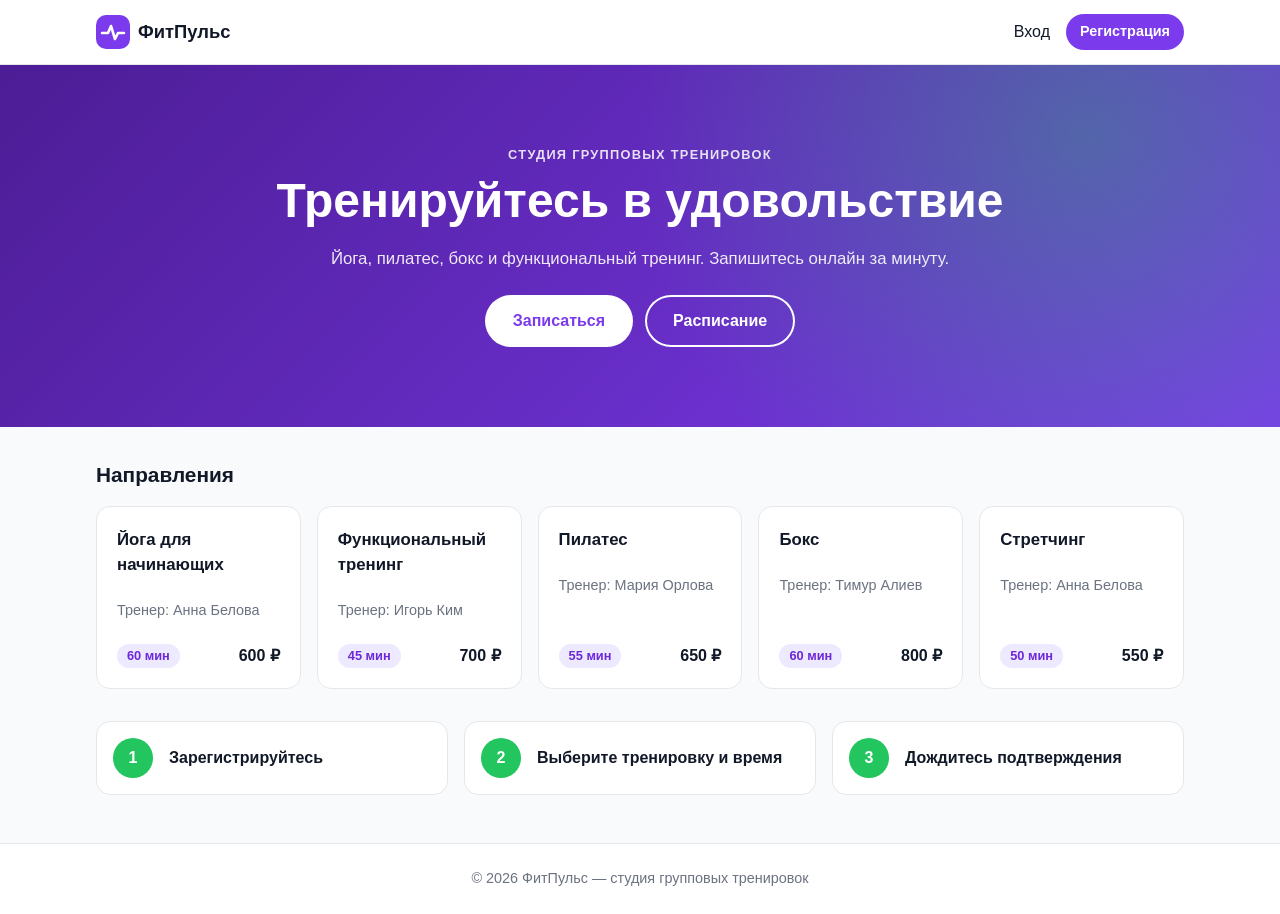
<file: index.html>
<!DOCTYPE html>
<html lang="ru">
<head>
  <meta charset="UTF-8">
  <meta name="viewport" content="width=device-width, initial-scale=1">
  <meta name="description" content="ФитПульс — фитнес-студия: онлайн-запись на групповые тренировки.">
  <title>Главная — ФитПульс</title>
  <link rel="icon" href="img/logo.svg">
  <link rel="stylesheet" href="css/style.css">
</head>
<body data-page="index">
  <a class="skip-link" href="#main">Перейти к содержимому</a>
  <header class="header">
    <div class="container header__inner">
      <a class="logo" href="index.html"><img src="img/logo.svg" alt="" width="34" height="34"><span>ФитПульс</span></a>
      <nav class="nav" id="nav" aria-label="Основная навигация"></nav>
    </div>
  </header>
  <main id="main" class="main">
    <section class="hero">
      <div class="container hero__inner">
        <p class="eyebrow">Студия групповых тренировок</p>
        <h1>Тренируйтесь в&nbsp;удовольствие</h1>
        <p class="lead">Йога, пилатес, бокс и функциональный тренинг. Запишитесь онлайн за&nbsp;минуту.</p>
        <div class="hero__actions">
          <a class="btn btn--lg" href="register.html" id="heroCta">Записаться</a>
          <a class="btn btn--lg btn--ghost" href="#schedule">Расписание</a>
        </div>
      </div>
    </section>
    <section class="container" id="schedule">
      <h2>Направления</h2>
      <div class="grid" id="trainings"></div>
    </section>
    <section class="container">
      <div class="steps">
        <div class="step"><span>1</span><p>Зарегистрируйтесь</p></div>
        <div class="step"><span>2</span><p>Выберите тренировку и время</p></div>
        <div class="step"><span>3</span><p>Дождитесь подтверждения</p></div>
      </div>
    </section>
  </main>
  <footer class="footer"><div class="container">© 2026 ФитПульс — студия групповых тренировок</div></footer>
  <div class="toasts" id="toasts" aria-live="polite"></div>
  <script src="js/data.js"></script>
  <script src="js/app.js"></script>
</body>
</html>
</file>
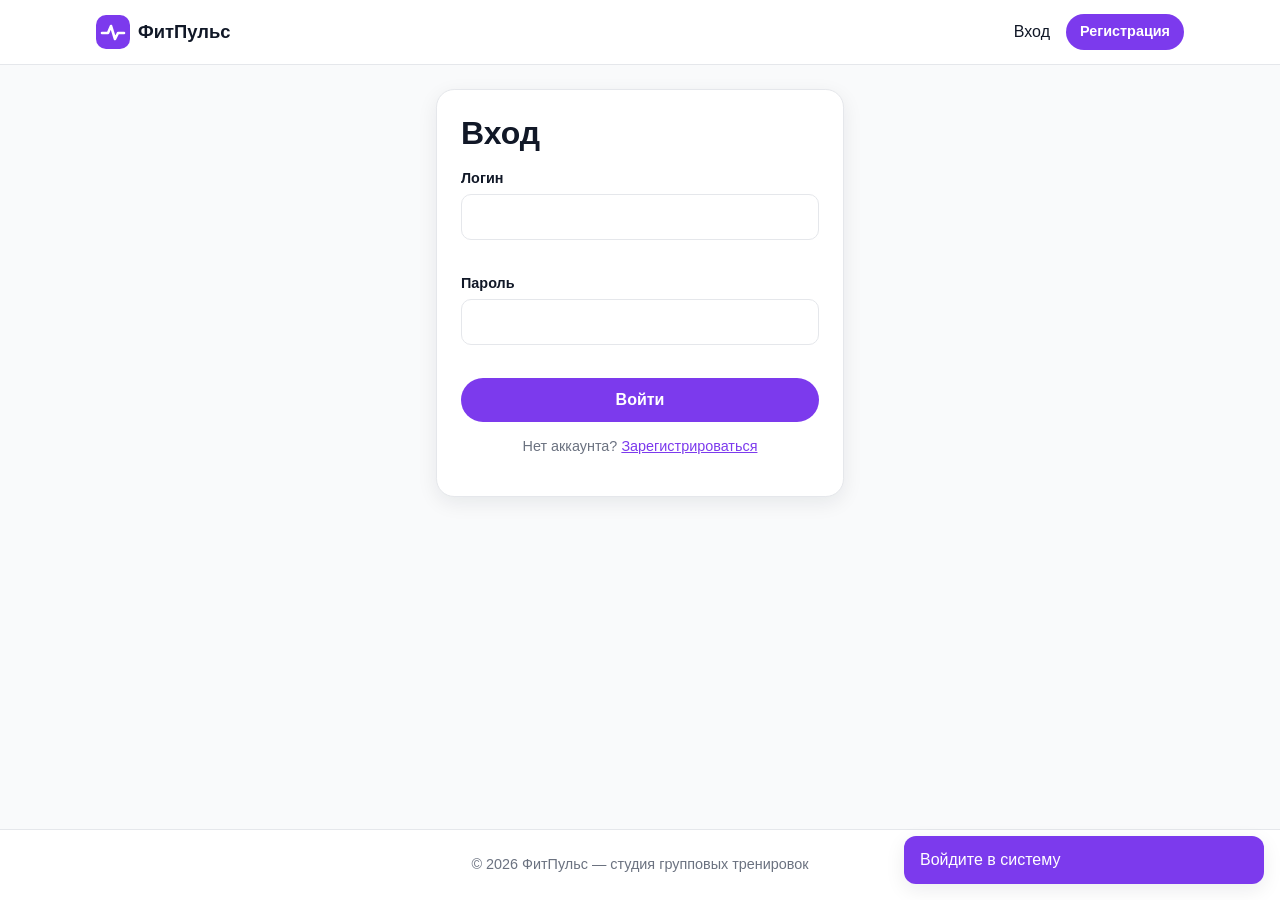
<file: admin.html>
<!DOCTYPE html>
<html lang="ru">
<head>
  <meta charset="UTF-8">
  <meta name="viewport" content="width=device-width, initial-scale=1">
  <meta name="description" content="ФитПульс — фитнес-студия: онлайн-запись на групповые тренировки.">
  <title>Панель администратора — ФитПульс</title>
  <link rel="icon" href="img/logo.svg">
  <link rel="stylesheet" href="css/style.css">
</head>
<body data-page="admin">
  <a class="skip-link" href="#main">Перейти к содержимому</a>
  <header class="header">
    <div class="container header__inner">
      <a class="logo" href="index.html"><img src="img/logo.svg" alt="" width="34" height="34"><span>ФитПульс</span></a>
      <nav class="nav" id="nav" aria-label="Основная навигация"></nav>
    </div>
  </header>
  <main id="main" class="main">
    <section class="container">
      <h1>Заявки <span class="muted" id="total"></span></h1>
      <div class="stats" id="stats"></div>
      <form class="filters" id="filters">
        <input type="search" id="search" placeholder="Поиск по ФИО или тренировке" aria-label="Поиск">
        <select id="statusFilter" aria-label="Фильтр по статусу"><option value="">Все статусы</option></select>
      </form>
      <div class="table-wrap">
        <table class="table">
          <thead><tr><th>№</th><th>Клиент</th><th>Тренировка</th><th>Дата и время</th><th>Оплата</th><th>Статус</th></tr></thead>
          <tbody id="adminRows"></tbody>
        </table>
      </div>
      <nav class="pagination" id="pagination" aria-label="Страницы"></nav>
    </section>
  </main>
  <footer class="footer"><div class="container">© 2026 ФитПульс — студия групповых тренировок</div></footer>
  <div class="toasts" id="toasts" aria-live="polite"></div>
  <script src="js/data.js"></script>
  <script src="js/app.js"></script>
</body>
</html>
</file>
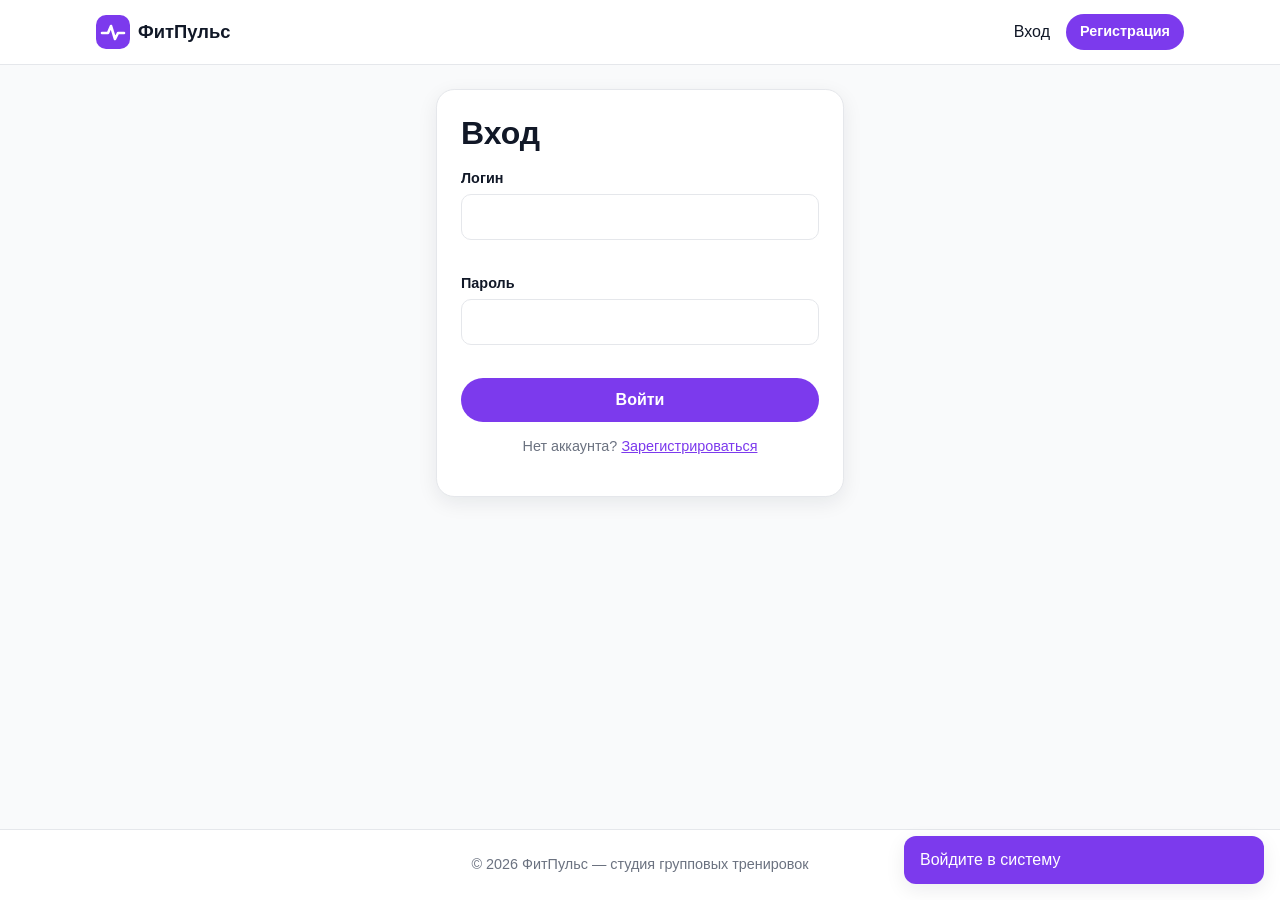
<file: cabinet.html>
<!DOCTYPE html>
<html lang="ru">
<head>
  <meta charset="UTF-8">
  <meta name="viewport" content="width=device-width, initial-scale=1">
  <meta name="description" content="ФитПульс — фитнес-студия: онлайн-запись на групповые тренировки.">
  <title>Мои заявки — ФитПульс</title>
  <link rel="icon" href="img/logo.svg">
  <link rel="stylesheet" href="css/style.css">
</head>
<body data-page="cabinet">
  <a class="skip-link" href="#main">Перейти к содержимому</a>
  <header class="header">
    <div class="container header__inner">
      <a class="logo" href="index.html"><img src="img/logo.svg" alt="" width="34" height="34"><span>ФитПульс</span></a>
      <nav class="nav" id="nav" aria-label="Основная навигация"></nav>
    </div>
  </header>
  <main id="main" class="main">
    <section class="container two-col">
      <div class="panel">
        <h1>Новая заявка</h1>
        <form id="requestForm" class="form" novalidate>
          <div class="field"><label for="training">Тренировка</label><select id="training" name="training" required><option value="">— выберите тренировку —</option></select><small class="field__error"></small></div>
          <div class="row">
            <div class="field"><label for="date">Дата</label><input id="date" name="date" type="date" required><small class="field__error"></small></div>
            <div class="field"><label for="time">Время</label><select id="time" name="time" required><option>09:00</option><option>10:00</option><option>18:00</option><option>19:00</option><option>20:00</option></select><small class="field__error"></small></div>
          </div>
          <fieldset class="field"><legend>Способ оплаты</legend>
            <div class="chips">
              <label class="chip"><input type="radio" name="payment" value="card" checked> Картой</label>
              <label class="chip"><input type="radio" name="payment" value="cash"> Наличными</label>
              <label class="chip"><input type="radio" name="payment" value="transfer"> Переводом</label>
            </div></fieldset>
          <div class="field"><label for="comment">Комментарий</label><textarea id="comment" name="comment" rows="2" maxlength="255" placeholder="Пожелания тренеру"></textarea></div>
          <button class="btn btn--block" type="submit">Отправить заявку</button>
        </form>
      </div>
      <div>
        <h2 class="h2-top">Мои заявки</h2>
        <ul class="list" id="myRequests"></ul>
      </div>
    </section>
  </main>
  <footer class="footer"><div class="container">© 2026 ФитПульс — студия групповых тренировок</div></footer>
  <div class="toasts" id="toasts" aria-live="polite"></div>
  <script src="js/data.js"></script>
  <script src="js/app.js"></script>
</body>
</html>
</file>
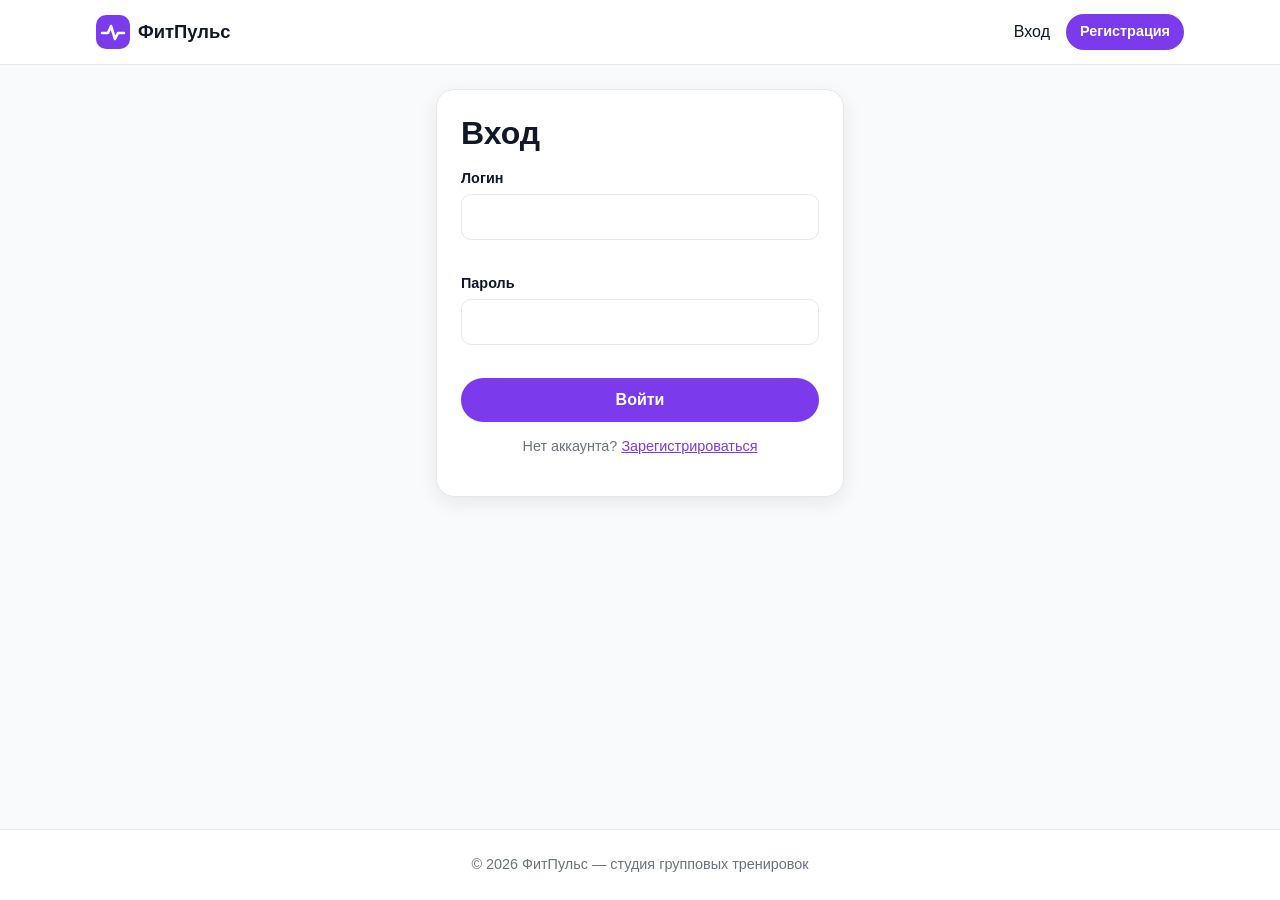
<file: login.html>
<!DOCTYPE html>
<html lang="ru">
<head>
  <meta charset="UTF-8">
  <meta name="viewport" content="width=device-width, initial-scale=1">
  <meta name="description" content="ФитПульс — фитнес-студия: онлайн-запись на групповые тренировки.">
  <title>Вход — ФитПульс</title>
  <link rel="icon" href="img/logo.svg">
  <link rel="stylesheet" href="css/style.css">
</head>
<body data-page="login">
  <a class="skip-link" href="#main">Перейти к содержимому</a>
  <header class="header">
    <div class="container header__inner">
      <a class="logo" href="index.html"><img src="img/logo.svg" alt="" width="34" height="34"><span>ФитПульс</span></a>
      <nav class="nav" id="nav" aria-label="Основная навигация"></nav>
    </div>
  </header>
  <main id="main" class="main">
    <section class="container narrow">
      <div class="panel">
        <h1>Вход</h1>
        <div class="alert" id="loginError" role="alert" hidden>Неверный логин или пароль</div>
        <form id="loginForm" class="form" novalidate>
          <div class="field"><label for="login">Логин</label><input id="login" name="login" autocomplete="username" required><small class="field__error"></small></div>
          <div class="field"><label for="password">Пароль</label><input id="password" name="password" type="password" autocomplete="current-password" required><small class="field__error"></small></div>
          <button class="btn btn--block" type="submit">Войти</button>
        </form>
        <p class="muted center">Нет аккаунта? <a href="register.html">Зарегистрироваться</a></p>
      </div>
    </section>
  </main>
  <footer class="footer"><div class="container">© 2026 ФитПульс — студия групповых тренировок</div></footer>
  <div class="toasts" id="toasts" aria-live="polite"></div>
  <script src="js/data.js"></script>
  <script src="js/app.js"></script>
</body>
</html>
</file>
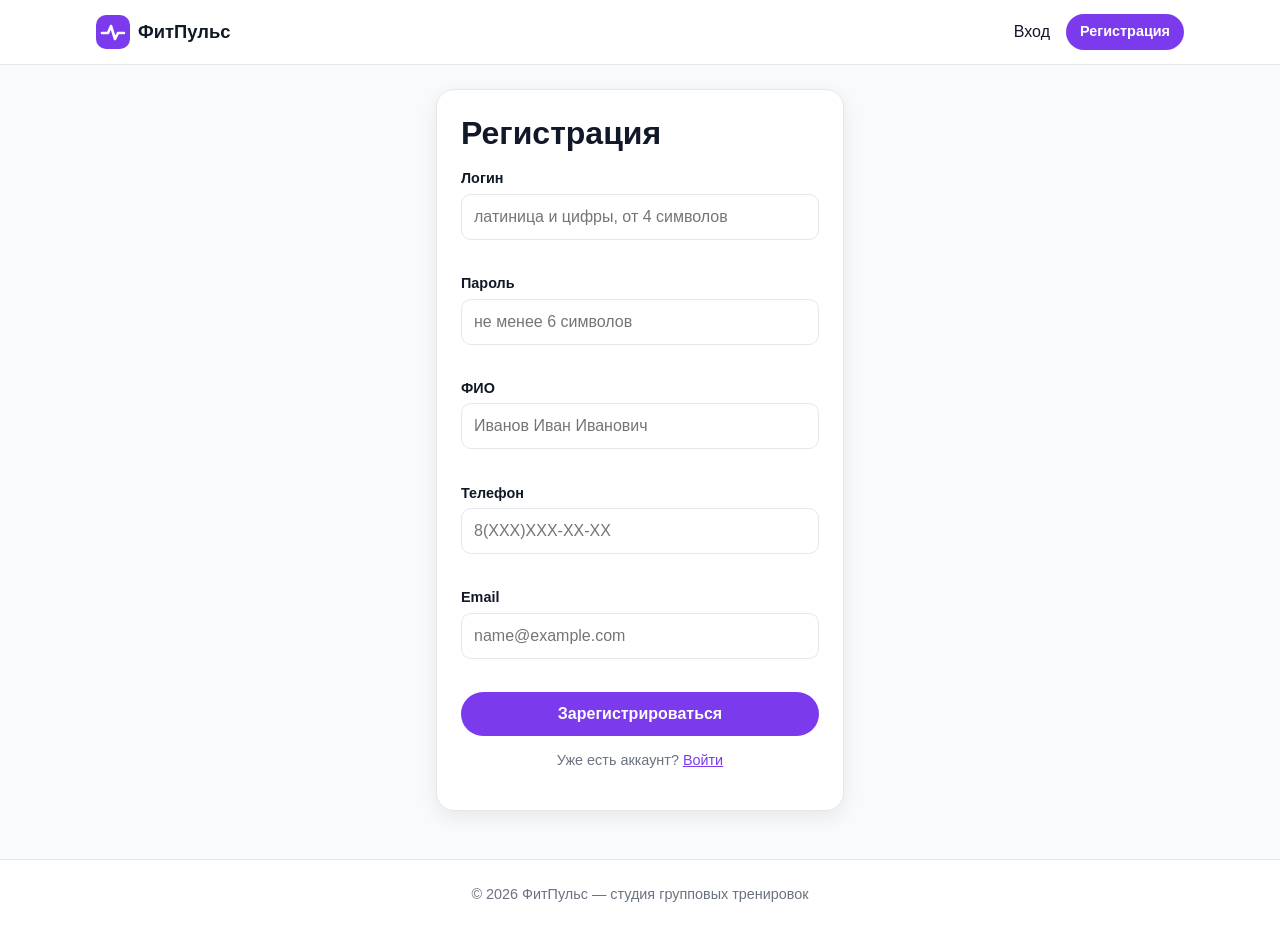
<file: register.html>
<!DOCTYPE html>
<html lang="ru">
<head>
  <meta charset="UTF-8">
  <meta name="viewport" content="width=device-width, initial-scale=1">
  <meta name="description" content="ФитПульс — фитнес-студия: онлайн-запись на групповые тренировки.">
  <title>Регистрация — ФитПульс</title>
  <link rel="icon" href="img/logo.svg">
  <link rel="stylesheet" href="css/style.css">
</head>
<body data-page="register">
  <a class="skip-link" href="#main">Перейти к содержимому</a>
  <header class="header">
    <div class="container header__inner">
      <a class="logo" href="index.html"><img src="img/logo.svg" alt="" width="34" height="34"><span>ФитПульс</span></a>
      <nav class="nav" id="nav" aria-label="Основная навигация"></nav>
    </div>
  </header>
  <main id="main" class="main">
    <section class="container narrow">
      <div class="panel">
        <h1>Регистрация</h1>
        <form id="registerForm" class="form" novalidate>
          <div class="field"><label for="login">Логин</label><input id="login" name="login" placeholder="латиница и цифры, от 4 символов" required><small class="field__error"></small></div>
          <div class="field"><label for="password">Пароль</label><input id="password" name="password" type="password" placeholder="не менее 6 символов" required><small class="field__error"></small></div>
          <div class="field"><label for="full_name">ФИО</label><input id="full_name" name="full_name" placeholder="Иванов Иван Иванович" required><small class="field__error"></small></div>
          <div class="field"><label for="phone">Телефон</label><input id="phone" name="phone" type="tel" placeholder="8(XXX)XXX-XX-XX" required><small class="field__error"></small></div>
          <div class="field"><label for="email">Email</label><input id="email" name="email" type="email" placeholder="name@example.com" required><small class="field__error"></small></div>
          <button class="btn btn--block" type="submit">Зарегистрироваться</button>
        </form>
        <p class="muted center">Уже есть аккаунт? <a href="login.html">Войти</a></p>
      </div>
    </section>
  </main>
  <footer class="footer"><div class="container">© 2026 ФитПульс — студия групповых тренировок</div></footer>
  <div class="toasts" id="toasts" aria-live="polite"></div>
  <script src="js/data.js"></script>
  <script src="js/app.js"></script>
</body>
</html>
</file>
<file: css/style.css>
/* ФитПульс — стили (mobile-first, базовая ширина 390 px) */
:root {
  --primary: #7C3AED; --primary-dark: #6D28D9; --accent: #22C55E;
  --text: #111827; --muted: #6B7280; --bg: #F9FAFB; --surface: #FFFFFF; --border: #E5E7EB;
  --danger: #DC2626; --radius: 14px; --s: 8px; --shadow: 0 6px 20px rgba(17,24,39,.08);
  --ease: cubic-bezier(.4,0,.2,1); font-family: "Inter", "Segoe UI", Arial, sans-serif;
}
*,*::before,*::after { box-sizing: border-box; }
body { margin: 0; color: var(--text); background: var(--bg); line-height: 1.5; min-height: 100vh; display: flex; flex-direction: column; }
img { max-width: 100%; display: block; }
a { color: var(--primary); }
h1 { font-size: 1.6rem; line-height: 1.2; margin: 0 0 calc(var(--s)*2); }
h2 { font-size: 1.3rem; margin: calc(var(--s)*4) 0 calc(var(--s)*2); }
.h2-top { margin-top: 0; }
.container { width: 100%; max-width: 1120px; margin: 0 auto; padding: 0 calc(var(--s)*2); }
.narrow { max-width: 440px; }
.main { flex: 1; padding: calc(var(--s)*3) 0 calc(var(--s)*6); }
.muted { color: var(--muted); font-size: .9rem; } .center { text-align: center; }
:focus-visible { outline: 3px solid var(--accent); outline-offset: 2px; }
.skip-link { position: absolute; left: -999px; } .skip-link:focus { left: 8px; top: 8px; background: #000; color: #fff; padding: 8px; z-index: 30; }

.header { background: var(--surface); border-bottom: 1px solid var(--border); position: sticky; top: 0; z-index: 10; }
.header__inner { height: 64px; display: flex; align-items: center; justify-content: space-between; }
.logo { display: flex; align-items: center; gap: var(--s); color: var(--text); text-decoration: none; font-weight: 800; font-size: 1.15rem; }
.nav { display: flex; align-items: center; gap: calc(var(--s)*2); }
.nav a:not(.btn) { color: var(--text); text-decoration: none; font-weight: 500; }
.footer { background: var(--surface); border-top: 1px solid var(--border); padding: calc(var(--s)*3) 0; text-align: center; color: var(--muted); font-size: .9rem; }

.btn { display: inline-flex; align-items: center; justify-content: center; min-height: 44px; padding: 0 calc(var(--s)*2.5); border: 0; border-radius: 999px;
  background: var(--primary); color: #fff; font: inherit; font-weight: 600; text-decoration: none; cursor: pointer;
  transition: background .2s var(--ease), transform .15s var(--ease), box-shadow .2s var(--ease); }
.btn:hover { background: var(--primary-dark); transform: translateY(-1px); box-shadow: 0 6px 16px rgba(124,58,237,.3); }
.btn:active { transform: scale(.97); }
.btn--sm { min-height: 36px; padding: 0 14px; font-size: .9rem; }
.btn--lg { min-height: 52px; padding: 0 28px; }
.btn--block { width: 100%; }
.btn--ghost { background: transparent; color: var(--primary); box-shadow: inset 0 0 0 2px var(--primary); }
.btn--ghost:hover { background: var(--primary); color: #fff; }

.hero { margin: calc(var(--s)*-3) 0 0; padding: calc(var(--s)*6) 0; color: #fff;
  background: radial-gradient(circle at 85% 20%, rgba(34,197,94,.35), transparent 40%), linear-gradient(135deg, #4C1D95, #7C3AED); }
.hero__inner { text-align: center; }
.eyebrow { text-transform: uppercase; letter-spacing: .1em; font-size: .8rem; font-weight: 700; opacity: .85; margin: 0 0 var(--s); }
.hero h1 { font-size: 2.1rem; }
.lead { font-size: 1.05rem; opacity: .9; margin: 0 0 calc(var(--s)*3); }
.hero__actions { display: grid; gap: calc(var(--s)*1.5); }
.hero .btn { background: #fff; color: var(--primary); }
.hero .btn--ghost { background: transparent; color: #fff; box-shadow: inset 0 0 0 2px #fff; }

.grid { display: grid; gap: calc(var(--s)*2); }
.card { background: var(--surface); border: 1px solid var(--border); border-radius: var(--radius); padding: calc(var(--s)*2.5); display: flex; flex-direction: column; gap: var(--s);
  transition: transform .2s var(--ease), box-shadow .2s var(--ease); animation: fadeUp .4s var(--ease) both; }
.card:hover { transform: translateY(-4px); box-shadow: var(--shadow); }
.card h3 { margin: 0; font-size: 1.05rem; }
.card__meta { display: flex; justify-content: space-between; align-items: center; margin-top: auto; }
.badge { background: #EDE9FE; color: var(--primary-dark); border-radius: 999px; padding: 2px 10px; font-size: .8rem; font-weight: 600; }
.steps { display: grid; gap: calc(var(--s)*2); margin-top: calc(var(--s)*4); }
.step { display: flex; align-items: center; gap: calc(var(--s)*2); background: var(--surface); border: 1px solid var(--border); border-radius: var(--radius); padding: calc(var(--s)*2); }
.step span { width: 40px; height: 40px; border-radius: 50%; background: var(--accent); color: #fff; display: grid; place-items: center; font-weight: 800; flex: none; }
.step p { margin: 0; font-weight: 600; }

.panel { background: var(--surface); border: 1px solid var(--border); border-radius: calc(var(--radius)*1.3); padding: calc(var(--s)*3); box-shadow: var(--shadow); }
.form { display: grid; gap: calc(var(--s)*2); }
.row { display: grid; grid-template-columns: 1fr 1fr; gap: calc(var(--s)*1.5); }
.field { display: grid; gap: 4px; border: 0; margin: 0; padding: 0; min-width: 0; }
input[type="date"] { min-width: 0; -webkit-appearance: none; appearance: none; }
label, legend { font-weight: 600; font-size: .9rem; }
input, select, textarea { width: 100%; min-height: 44px; padding: 10px 12px; border: 1.5px solid var(--border); border-radius: 10px; font: inherit; background: #fff; color: var(--text);
  transition: border-color .2s, box-shadow .2s; }
input:focus, select:focus, textarea:focus { outline: none; border-color: var(--primary); box-shadow: 0 0 0 3px rgba(124,58,237,.2); }
.field__error { color: var(--danger); font-size: .82rem; min-height: 1em; }
.has-error input, .has-error select { border-color: var(--danger); animation: shake .3s; }
.is-valid input { border-color: var(--accent); }
.alert { background: #FEF2F2; color: var(--danger); padding: 10px 12px; border-radius: 10px; margin-bottom: calc(var(--s)*2); }
.chips { display: flex; flex-wrap: wrap; gap: var(--s); }
.chip { display: inline-flex; align-items: center; gap: 6px; padding: 8px 12px; border: 1.5px solid var(--border); border-radius: 999px; font-weight: 500; cursor: pointer; }
.chip input { width: auto; min-height: 0; accent-color: var(--primary); }
.chip:has(input:checked) { border-color: var(--primary); background: #F5F3FF; }

.two-col { display: grid; gap: calc(var(--s)*3); }
.list { list-style: none; margin: 0; padding: 0; display: grid; gap: var(--s); }
.list__item { background: var(--surface); border: 1px solid var(--border); border-radius: var(--radius); padding: calc(var(--s)*2); display: flex; justify-content: space-between; align-items: center; gap: var(--s); animation: fadeUp .35s var(--ease) both; }
.status { font-size: .78rem; font-weight: 700; padding: 4px 10px; border-radius: 999px; white-space: nowrap; }
.status--1 { background: #DBEAFE; color: #1D4ED8; } .status--2 { background: #EDE9FE; color: #6D28D9; }
.status--3 { background: #DCFCE7; color: #15803D; } .status--4 { background: #F3F4F6; color: var(--muted); }
.empty { color: var(--muted); text-align: center; padding: calc(var(--s)*3); }

.stats { display: grid; grid-template-columns: repeat(2, 1fr); gap: var(--s); margin-bottom: calc(var(--s)*2); }
.stat { background: var(--surface); border: 1px solid var(--border); border-radius: var(--radius); padding: 12px; }
.stat b { display: block; font-size: 1.4rem; }
.filters { display: grid; gap: var(--s); margin-bottom: calc(var(--s)*2); }
.table { width: 100%; border-collapse: collapse; }
.table thead { display: none; }
.table tr { display: block; background: var(--surface); border: 1px solid var(--border); border-radius: var(--radius); padding: 6px 14px; margin-bottom: var(--s); }
.table td { display: flex; justify-content: space-between; gap: var(--s); padding: 6px 0; }
.table td::before { content: attr(data-label); color: var(--muted); font-size: .85rem; }
.table select { width: auto; min-height: 36px; padding: 4px 8px; }
.pagination { display: flex; justify-content: center; gap: var(--s); margin-top: calc(var(--s)*2); }
.pagination button { min-width: 40px; height: 40px; border-radius: 10px; border: 1px solid var(--border); background: #fff; font: inherit; cursor: pointer; }
.pagination button.is-current { background: var(--primary); border-color: var(--primary); color: #fff; }

.toasts { position: fixed; left: 16px; right: 16px; bottom: 16px; display: grid; gap: var(--s); z-index: 40; }
.toast { padding: 12px 16px; border-radius: 12px; color: #fff; background: var(--primary); box-shadow: var(--shadow); animation: toastIn .3s var(--ease) both; }
.toast--error { background: var(--danger); } .toast.hide { animation: toastOut .3s var(--ease) forwards; }
@keyframes toastIn { from { opacity: 0; transform: translateY(16px); } }
@keyframes toastOut { to { opacity: 0; transform: translateY(16px); } }
@keyframes fadeUp { from { opacity: 0; transform: translateY(8px); } }
@keyframes shake { 25% { transform: translateX(-4px); } 75% { transform: translateX(4px); } }
@media (prefers-reduced-motion: reduce) { * { animation: none !important; transition: none !important; } }

@media (min-width: 768px) {
  h1 { font-size: 2rem; } .hero h1 { font-size: 3rem; } .hero { padding: calc(var(--s)*10) 0; }
  .hero__actions { display: flex; justify-content: center; }
  .grid { grid-template-columns: repeat(2, 1fr); } .steps { grid-template-columns: repeat(3, 1fr); }
  .two-col { grid-template-columns: 420px 1fr; align-items: start; }
  .stats { grid-template-columns: repeat(4, 1fr); } .filters { grid-template-columns: 1fr 240px; }
  .toasts { left: auto; width: 360px; }
  .table thead { display: table-header-group; } .table tr { display: table-row; border: 0; }
  .table th, .table td { display: table-cell; text-align: left; padding: 12px; border-bottom: 1px solid var(--border); }
  .table td::before { content: none; } .table tbody tr:hover { background: #F5F3FF; }
  .table-wrap { background: var(--surface); border: 1px solid var(--border); border-radius: var(--radius); overflow-x: auto; }
}
@media (min-width: 1024px) { .grid { grid-template-columns: repeat(5, 1fr); } }
</file>
